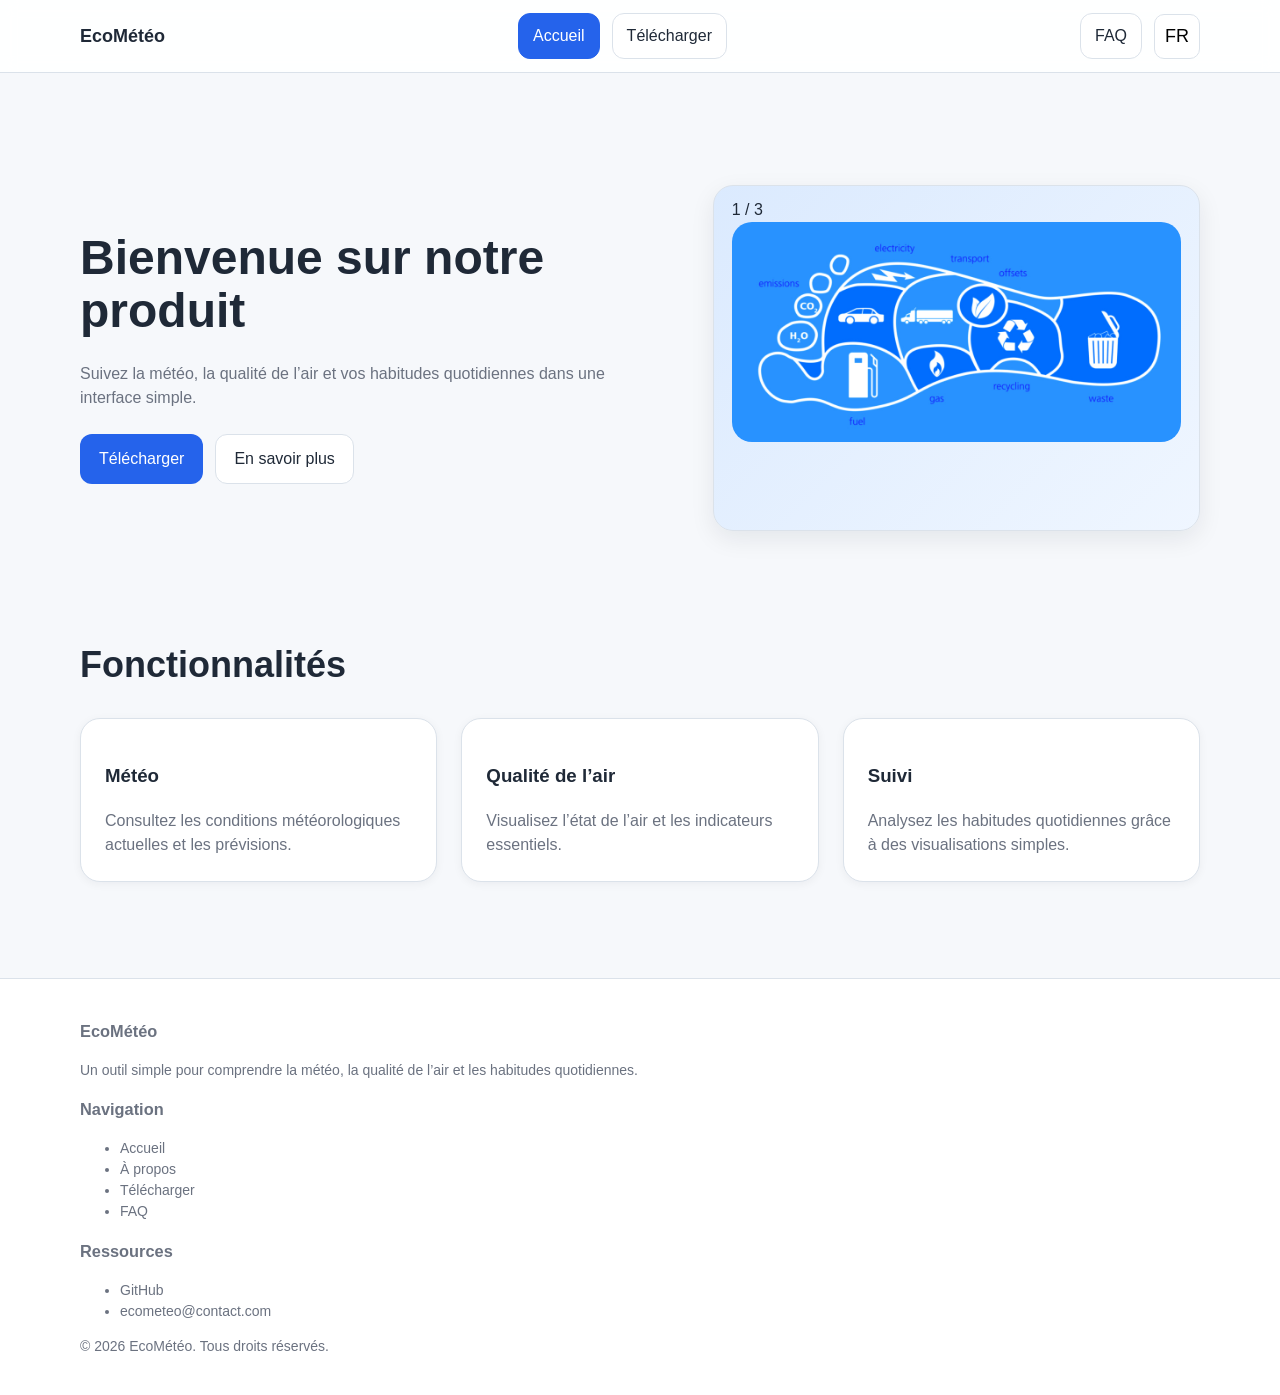
<file: index.html>
<!DOCTYPE html>
<html lang="fr">
<head>
  <meta charset="UTF-8" />
  <meta name="viewport" content="width=device-width, initial-scale=1.0" />
  <title data-i18n="index.title" ></title>
  <link rel="stylesheet" href="./styles/global.css" />
  <link rel="icon" href="assets/icons/favicon/icons8-co2-32.png" />
</head>
<body>
  <div class="site-shell">
    <header class="site-header">
      <div class="container site-header__inner">
        <div class="site-logo">EcoMétéo</div>

        <nav class="site-nav">
          <button class="nav-button is-active" data-page="home" data-i18n="nav.home"></button>
          <button class="nav-button" data-page="download" data-i18n="nav.download"></button>
        </nav>

        <div class="site-nav">
        <button class="nav-button" data-page="faq" data-i18n="nav.faq"></button>
            <div class="lang-menu">
                <button class="lang-toggle" id="langToggle">
                    <span id="currentLang">FR</span>                    
                </button>

                <div class="lang-dropdown" id="langDropdown">
                    <button class="lang-item is-active" data-lang="fr">
                    <img src="assets/icons/flags/fr.png" alt="FR" />
                    Français
                    </button>

                    <button class="lang-item" data-lang="en">
                    <img src="assets/icons/flags/en.png" alt="EN" />
                    English
                    </button>

                    <button class="lang-item" data-lang="ru">
                    <img src="assets/icons/flags/ru.png" alt="RU" />
                    Русский
                    </button>

                    <button class="lang-item" data-lang="de">
                    <img src="assets/icons/flags/de.png" alt="DE" />
                    Deutch
                    </button>

                    <button class="lang-item" data-lang="ch">
                    <img src="assets/icons/flags/ch.png" alt="CH" />
                    中国人
                    </button>
                </div>
            </div>
        </div>
      </div>
    </header>

    <main id="page-content" class="site-main container"></main>

  <footer class="site-footer">
  <div class="container site-footer__inner">

    <div class="footer-grid">

      <div class="footer-column">
        <h3 class="footer-title">EcoMétéo</h3>
        <p class="footer-text" data-i18n="footer.description">
        </p>
      </div>

      <div class="footer-column">
        <h3 class="footer-title" data-i18n="footer.navigation"></h3>
        <ul class="footer-list">
          <li><a href="#" data-page="home" data-i18n="footer.home"></a></li>
          <li><a href="#" data-page="about" data-i18n="footer.about"></a></li>
          <li><a href="#" data-page="download" data-i18n="footer.download"></a></li>
          <li><a href="#" data-page="faq" data-i18n="footer.faq"></a></li>
        </ul>
      </div>

      <div class="footer-column">
        <h3 class="footer-title" data-i18n="footer.resources"></h3>
        <ul class="footer-list">
          <li><a href="https://github.com/" target="_blank">GitHub</a></li>
          <li><a href="mailto:ecometeo@contact.com">ecometeo@contact.com</a></li>
        </ul>
      </div>

    </div>

    <div class="footer-bottom">
      <p>© 2026 EcoMétéo. <span data-i18n="footer.bottom"></span></p>
    </div>

  </div>
</footer>

  <script type="module" src="./scripts/main.js"></script>
  <script type="module" src="./scripts/i18n.js"></script>
</body>
</html>
</file>
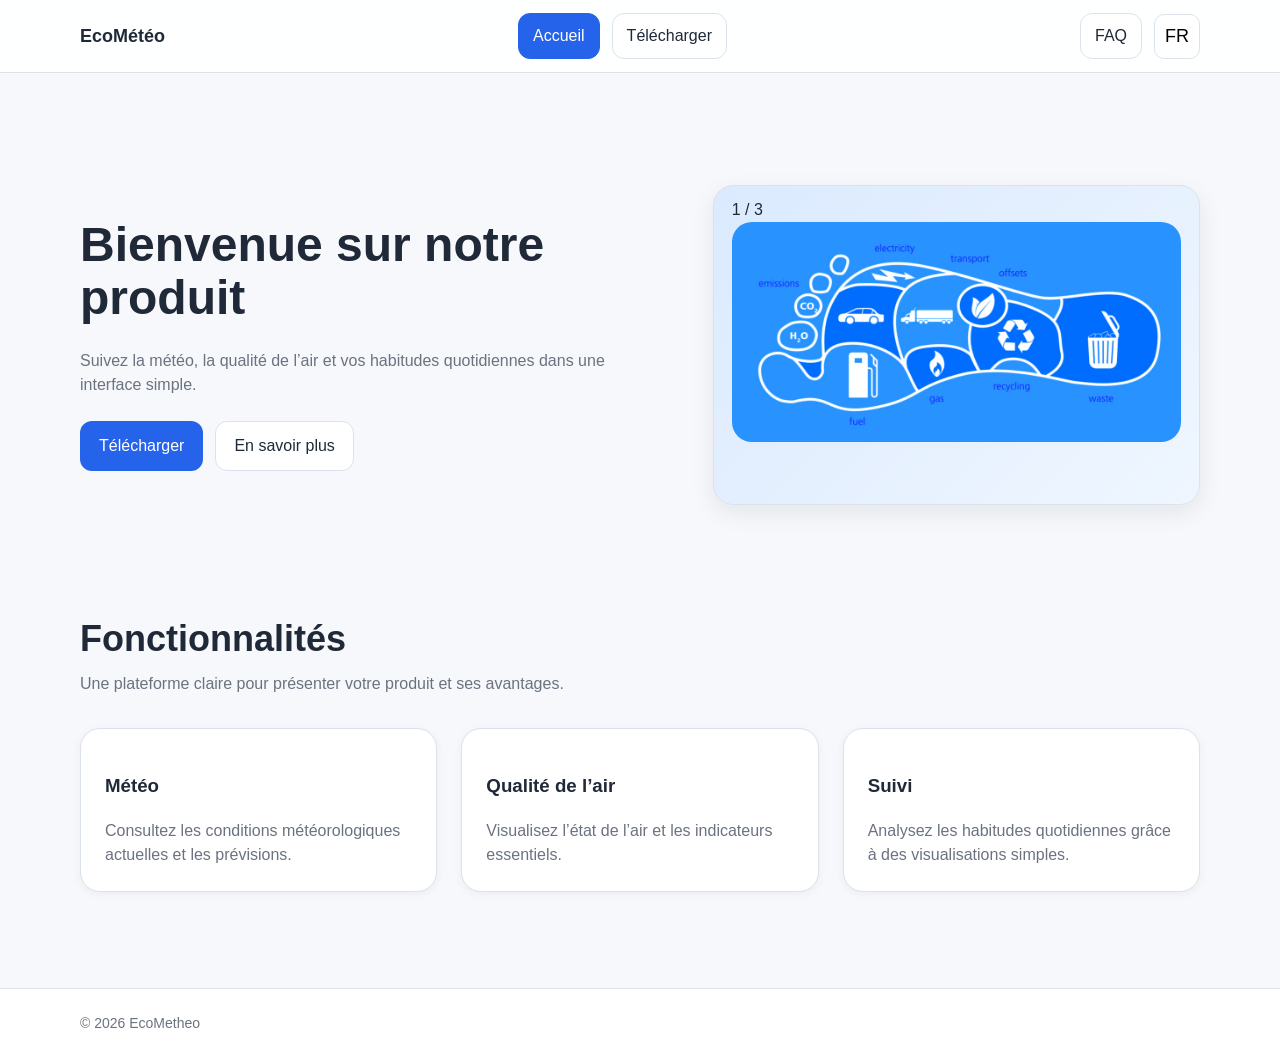
<file: src/index.html>
<!DOCTYPE html>
<html lang="fr">
<head>
  <meta charset="UTF-8" />
  <meta name="viewport" content="width=device-width, initial-scale=1.0" />
  <title data-i18n="index.title" ></title>
  <link rel="stylesheet" href="./styles/global.css" />
  <link rel="icon" href="assets/icons/favicon/icons8-co2-32.png" />
</head>
<body>
  <div class="site-shell">
    <header class="site-header">
      <div class="container site-header__inner">
        <div class="site-logo">EcoMétéo</div>

        <nav class="site-nav">
          <button class="nav-button is-active" data-page="home" data-i18n="nav.home"></button>
          <button class="nav-button" data-page="download" data-i18n="nav.download"></button>
        </nav>

        <div class="site-nav">
        <button class="nav-button" data-page="faq" data-i18n="nav.faq"></button>
            <div class="lang-menu">
                <button class="lang-toggle" id="langToggle">
                    <span id="currentLang">FR</span>                    
                </button>

                <div class="lang-dropdown" id="langDropdown">
                    <button class="lang-item is-active" data-lang="fr">
                    <img src="assets/icons/flags/fr.png" alt="FR" />
                    Français
                    </button>

                    <button class="lang-item" data-lang="en">
                    <img src="assets/icons/flags/en.png" alt="EN" />
                    English
                    </button>

                    <button class="lang-item" data-lang="ru">
                    <img src="assets/icons/flags/ru.png" alt="RU" />
                    Русский
                    </button>

                    <button class="lang-item" data-lang="de">
                    <img src="assets/icons/flags/de.png" alt="DE" />
                    Deutch
                    </button>
                </div>
            </div>
        </div>
      </div>
    </header>

    <main id="page-content" class="site-main container"></main>

    <footer class="site-footer">
      <div class="container site-footer__inner">
        © 2026 EcoMetheo
      </div>
    </footer>
  </div>

  <script type="module" src="./scripts/main.js"></script>
  <script type="module" src="./scripts/i18n.js"></script>
</body>
</html>
</file>
<file: styles/global.css>
:root {
  /* Colors */
  --color-bg: #f6f8fb;
  --color-surface: #ffffff;
  --color-surface-muted: #eef2f7;
  --color-text: #1f2937;
  --color-text-muted: #6b7280;
  --color-border: #dbe2ea;
  --color-primary: #2563eb;
  --color-primary-hover: #1d4ed8;
  --color-primary-text: #ffffff;

  /* Layout */
  --container-width: 1120px;
  --radius-sm: 8px;
  --radius-md: 12px;
  --radius-lg: 20px;

  /* Spacing */
  --space-xxs: 4px;
  --space-xs: 8px;
  --space-sm: 12px;
  --space-md: 16px;
  --space-lg: 24px;
  --space-xl: 32px;
  --space-2xl: 48px;
  --space-3xl: 64px;

  /* Typography */
  --font-family: Arial, sans-serif;
  --font-size-sm: 14px;
  --font-size-base: 16px;
  --font-size-lg: 18px;
  --font-size-xl: 24px;
  --font-size-2xl: 36px;
  --font-size-3xl: 48px;
  --line-height: 1.5;

  /* Effects */
  --shadow-sm: 0 2px 10px rgba(15, 23, 42, 0.05);
  --shadow-md: 0 8px 24px rgba(15, 23, 42, 0.08);
}

/* Reset
*,
*::before,
*::after {
  box-sizing: border-box;
} */

html {
  font-size: 16px;
}

body {
  margin: 0;
  font-family: var(--font-family);
  font-size: var(--font-size-base);
  line-height: var(--line-height);
  background: var(--color-bg);
  color: var(--color-text);
}

img {
  max-width: 100%;
  display: block;
}

button,
input,
textarea,
select {
  font: inherit;
}

a {
  color: inherit;
  text-decoration: none;
}

/* Global layout */
.site-shell {
  min-height: 100vh;
  display: flex;
  flex-direction: column;
}

.container {
  width: min(100% - 32px, var(--container-width));
  margin-inline: auto;
}

/* Header */
.site-header {
  position: sticky;
  top: 0;
  z-index: 100;
  background: rgba(255, 255, 255, 0.9);
  backdrop-filter: blur(8px);
  border-bottom: 1px solid var(--color-border);
}

.site-header__inner {
  display: flex;
  align-items: center;
  justify-content: space-between;
  gap: var(--space-lg);
  min-height: 72px;
}

.site-logo {
  font-weight: 700;
  font-size: var(--font-size-lg);
}

.site-nav {
  display: flex;
  align-items: center;
  gap: var(--space-sm);
  flex-wrap: wrap;
}

.nav-button,
.lang-button {
  border: 1px solid var(--color-border);
  background: var(--color-surface);
  color: var(--color-text);
  padding: 10px 14px;
  border-radius: var(--radius-md);
  cursor: pointer;
  transition: 0.2s ease;
}

.nav-button:hover,
.lang-button:hover {
  background: var(--color-surface-muted);
}

.nav-button.is-active,
.lang-button.is-active {
  background: var(--color-primary);
  color: var(--color-primary-text);
  border-color: var(--color-primary);

}
.nav-button.is-active:hover {
  background: var(--color-primary-hover);
}
.lang-menu {
  position: relative;
}

.lang-toggle {
  border: 1px solid var(--color-border);
  background: var(--color-surface);
  border-radius: 10px;
  padding: 8px 10px;
  cursor: pointer;
  font-size: 18px;
  transition: background 0.2s ease, border-color 0.2s ease, transform 0.2s ease;
}

.lang-toggle:hover {
  background: var(--color-surface-muted);
}

.lang-toggle:active {
  transform: scale(0.97);
}

.lang-dropdown {
  position: absolute;
  top: calc(100% + 10px);
  right: 0;
  min-width: 140px;
  display: flex;
  flex-direction: column;
  gap: 4px;

  padding: 8px;
  background: white;
  border: 1px solid var(--color-border);
  border-radius: 12px;
  box-shadow: var(--shadow-md);
  z-index: 1000;

  opacity: 0;
  transform: translateY(-8px) scale(0.98);
  visibility: hidden;
  pointer-events: none;

  transition:
    opacity 0.22s ease,
    transform 0.22s ease,
    visibility 0.22s ease;
}

.lang-dropdown.open {
  opacity: 1;
  transform: translateY(0) scale(1);
  visibility: visible;
  pointer-events: auto;
}

.lang-item {
  display: flex;
  align-items: center;
  gap: 8px;

  width: 100%;
  padding: 8px 10px;
  border: none;
  border-radius: 8px;
  background: none;
  cursor: pointer;
  text-align: left;

  transition: background 0.18s ease, color 0.18s ease, transform 0.18s ease;
}

.lang-item img {
  width: 18px;
  height: 18px;
  object-fit: cover;
  border-radius: 50%;
  flex-shrink: 0;
}

.lang-item:hover {
  background: var(--color-surface-muted);
}

.lang-item:active {
  transform: scale(0.98);
}

.lang-item.is-active {
  background: var(--color-primary);
  color: white;
}

/* Main */
.site-main {
  flex: 1;
  padding-block: var(--space-2xl);
}

/* Footer */
.site-footer {
  border-top: 1px solid var(--color-border);
  background: var(--color-surface);
}

.site-footer__inner {
  padding-block: var(--space-lg);
  color: var(--color-text-muted);
  font-size: var(--font-size-sm);
}

/* Generic sections */
.section {
  padding-block: var(--space-2xl);
}

.section__header {
  margin-bottom: var(--space-xl);
}

.section__title {
  margin: 0 0 var(--space-sm);
  font-size: var(--font-size-2xl);
  line-height: 1.2;
}

.section__text {
  margin: 0;
  color: var(--color-text-muted);
  max-width: 720px;
}

/* Hero */
.hero {
  padding-block: var(--space-3xl);
}

.hero__inner {
  display: grid;
  grid-template-columns: 1.2fr 1fr;
  gap: var(--space-2xl);
  align-items: center;
}

.hero__title {
  margin: 0 0 var(--space-md);
  font-size: clamp(2rem, 5vw, var(--font-size-3xl));
  line-height: 1.1;
}

.hero__text {
  margin: 0 0 var(--space-lg);
  color: var(--color-text-muted);
  max-width: 620px;
}

.hero__actions {
  display: flex;
  flex-wrap: wrap;
  gap: var(--space-sm);
}

.hero__visual {
  padding: 12px 18px;
  background: linear-gradient(135deg, #dbeafe, #eff6ff);
  border: 1px solid var(--color-border);
  border-radius: var(--radius-lg);
  min-height: 320px;
  box-shadow: var(--shadow-md);
}
.hero__carousel {
  display: none;
}

.hero__carousel img {
  width: 100%;
  height: 220px;
  border-radius: var(--radius-lg);
}

/* Buttons */
.btn {
  display: inline-flex;
  align-items: center;
  justify-content: center;
  gap: var(--space-xs);
  border: 1px solid transparent;
  border-radius: var(--radius-md);
  padding: 12px 18px;
  cursor: pointer;
  transition: 0.2s ease;
}

.btn--primary {
  background: var(--color-primary);
  color: var(--color-primary-text);
}

.btn--primary:hover {
  background: var(--color-primary-hover);
}

.btn--secondary {
  background: var(--color-surface);
  color: var(--color-text);
  border-color: var(--color-border);
}

.btn--secondary:hover {
  background: var(--color-surface-muted);
}

/* Cards */
.card-grid {
  display: grid;
  grid-template-columns: repeat(3, minmax(0, 1fr));
  gap: var(--space-lg);
}

.card {
  background: var(--color-surface);
  border: 1px solid var(--color-border);
  border-radius: var(--radius-lg);
  padding: var(--space-lg);
  box-shadow: var(--shadow-sm);
}

.card__title {
  margin: 0 0 var(--space-sm);
  font-size: var(--font-size-lg);
}

.card__text {
  margin: 0;
  color: var(--color-text-muted);
}

/* List block */
.feature-list {
  margin: 0;
  padding-left: 20px;
  color: var(--color-text-muted);
}

.feature-list li + li {
  margin-top: var(--space-xs);
}

/* Download page */
.download-box {
  background: var(--color-surface);
  border: 1px solid var(--color-border);
  border-radius: var(--radius-lg);
  padding: var(--space-xl);
  box-shadow: var(--shadow-md);
}

.download-meta {
  display: grid;
  grid-template-columns: repeat(2, minmax(0, 1fr));
  gap: var(--space-lg);
  margin-top: var(--space-xl);
}

.meta-card {
  background: var(--color-surface-muted);
  border: 1px solid var(--color-border);
  border-radius: var(--radius-md);
  padding: var(--space-lg);
}


.stack-sm > * + * {
  margin-top: var(--space-sm);
}

.stack-md > * + * {
  margin-top: var(--space-md);
}

.stack-lg > * + * {
  margin-top: var(--space-lg);
}

@media (max-width: 900px) {
  .hero__inner,
  .card-grid,
  .download-meta {
    grid-template-columns: 1fr;
  }

  .site-header__inner {
    flex-direction: column;
    align-items: flex-start;
    padding-block: var(--space-md);
  }
}

@media (max-width: 640px) {
  .container {
    width: min(100% - 24px, var(--container-width));
  }

  .site-main {
    padding-block: var(--space-xl);
  }

  .hero {
    padding-block: var(--space-2xl);
  }

  .section {
    padding-block: var(--space-xl);
  }
}
</file>
<file: src/styles/global.css>
:root {
  /* Colors */
  --color-bg: #f6f8fb;
  --color-surface: #ffffff;
  --color-surface-muted: #eef2f7;
  --color-text: #1f2937;
  --color-text-muted: #6b7280;
  --color-border: #dbe2ea;
  --color-primary: #2563eb;
  --color-primary-hover: #1d4ed8;
  --color-primary-text: #ffffff;

  /* Layout */
  --container-width: 1120px;
  --radius-sm: 8px;
  --radius-md: 12px;
  --radius-lg: 20px;

  /* Spacing */
  --space-xxs: 4px;
  --space-xs: 8px;
  --space-sm: 12px;
  --space-md: 16px;
  --space-lg: 24px;
  --space-xl: 32px;
  --space-2xl: 48px;
  --space-3xl: 64px;

  /* Typography */
  --font-family: Arial, sans-serif;
  --font-size-sm: 14px;
  --font-size-base: 16px;
  --font-size-lg: 18px;
  --font-size-xl: 24px;
  --font-size-2xl: 36px;
  --font-size-3xl: 48px;
  --line-height: 1.5;

  /* Effects */
  --shadow-sm: 0 2px 10px rgba(15, 23, 42, 0.05);
  --shadow-md: 0 8px 24px rgba(15, 23, 42, 0.08);
}

/* Reset */
*,
*::before,
*::after {
  box-sizing: border-box;
}

html {
  font-size: 16px;
}

body {
  margin: 0;
  font-family: var(--font-family);
  font-size: var(--font-size-base);
  line-height: var(--line-height);
  background: var(--color-bg);
  color: var(--color-text);
}

img {
  max-width: 100%;
  display: block;
}

button,
input,
textarea,
select {
  font: inherit;
}

a {
  color: inherit;
  text-decoration: none;
}

/* Global layout */
.site-shell {
  min-height: 100vh;
  display: flex;
  flex-direction: column;
}

.container {
  width: min(100% - 32px, var(--container-width));
  margin-inline: auto;
}

/* Header */
.site-header {
  position: sticky;
  top: 0;
  z-index: 100;
  background: rgba(255, 255, 255, 0.9);
  backdrop-filter: blur(8px);
  border-bottom: 1px solid var(--color-border);
}

.site-header__inner {
  display: flex;
  align-items: center;
  justify-content: space-between;
  gap: var(--space-lg);
  min-height: 72px;
}

.site-logo {
  font-weight: 700;
  font-size: var(--font-size-lg);
}

.site-nav {
  display: flex;
  align-items: center;
  gap: var(--space-sm);
  flex-wrap: wrap;
}

.nav-button,
.lang-button {
  border: 1px solid var(--color-border);
  background: var(--color-surface);
  color: var(--color-text);
  padding: 10px 14px;
  border-radius: var(--radius-md);
  cursor: pointer;
  transition: 0.2s ease;
}

.nav-button:hover,
.lang-button:hover {
  background: var(--color-surface-muted);
}

.nav-button.is-active,
.lang-button.is-active {
  background: var(--color-primary);
  color: var(--color-primary-text);
  border-color: var(--color-primary);

}
.nav-button.is-active:hover {
  background: var(--color-primary-hover);
}
.lang-menu {
  position: relative;
}

.lang-toggle {
  border: 1px solid var(--color-border);
  background: var(--color-surface);
  border-radius: 10px;
  padding: 8px 10px;
  cursor: pointer;
  font-size: 18px;
  transition: background 0.2s ease, border-color 0.2s ease, transform 0.2s ease;
}

.lang-toggle:hover {
  background: var(--color-surface-muted);
}

.lang-toggle:active {
  transform: scale(0.97);
}

.lang-dropdown {
  position: absolute;
  top: calc(100% + 10px);
  right: 0;
  min-width: 140px;
  display: flex;
  flex-direction: column;
  gap: 4px;

  padding: 8px;
  background: white;
  border: 1px solid var(--color-border);
  border-radius: 12px;
  box-shadow: var(--shadow-md);
  z-index: 1000;

  opacity: 0;
  transform: translateY(-8px) scale(0.98);
  visibility: hidden;
  pointer-events: none;

  transition:
    opacity 0.22s ease,
    transform 0.22s ease,
    visibility 0.22s ease;
}

.lang-dropdown.open {
  opacity: 1;
  transform: translateY(0) scale(1);
  visibility: visible;
  pointer-events: auto;
}

.lang-item {
  display: flex;
  align-items: center;
  gap: 8px;

  width: 100%;
  padding: 8px 10px;
  border: none;
  border-radius: 8px;
  background: none;
  cursor: pointer;
  text-align: left;

  transition: background 0.18s ease, color 0.18s ease, transform 0.18s ease;
}

.lang-item img {
  width: 18px;
  height: 18px;
  object-fit: cover;
  border-radius: 50%;
  flex-shrink: 0;
}

.lang-item:hover {
  background: var(--color-surface-muted);
}

.lang-item:active {
  transform: scale(0.98);
}

.lang-item.is-active {
  background: var(--color-primary);
  color: white;
}

/* Main */
.site-main {
  flex: 1;
  padding-block: var(--space-2xl);
}

/* Footer */
.site-footer {
  border-top: 1px solid var(--color-border);
  background: var(--color-surface);
}

.site-footer__inner {
  padding-block: var(--space-lg);
  color: var(--color-text-muted);
  font-size: var(--font-size-sm);
}

/* Generic sections */
.section {
  padding-block: var(--space-2xl);
}

.section__header {
  margin-bottom: var(--space-xl);
}

.section__title {
  margin: 0 0 var(--space-sm);
  font-size: var(--font-size-2xl);
  line-height: 1.2;
}

.section__text {
  margin: 0;
  color: var(--color-text-muted);
  max-width: 720px;
}

/* Hero */
.hero {
  padding-block: var(--space-3xl);
}

.hero__inner {
  display: grid;
  grid-template-columns: 1.2fr 1fr;
  gap: var(--space-2xl);
  align-items: center;
}

.hero__title {
  margin: 0 0 var(--space-md);
  font-size: clamp(2rem, 5vw, var(--font-size-3xl));
  line-height: 1.1;
}

.hero__text {
  margin: 0 0 var(--space-lg);
  color: var(--color-text-muted);
  max-width: 620px;
}

.hero__actions {
  display: flex;
  flex-wrap: wrap;
  gap: var(--space-sm);
}

.hero__visual {
  padding: 12px 18px;
  background: linear-gradient(135deg, #dbeafe, #eff6ff);
  border: 1px solid var(--color-border);
  border-radius: var(--radius-lg);
  min-height: 320px;
  box-shadow: var(--shadow-md);
}
.hero__carousel {
  display: none;
}

.hero__carousel img {
  width: 100%;
  height: 220px;
  border-radius: var(--radius-lg);
}

/* Buttons */
.btn {
  display: inline-flex;
  align-items: center;
  justify-content: center;
  gap: var(--space-xs);
  border: 1px solid transparent;
  border-radius: var(--radius-md);
  padding: 12px 18px;
  cursor: pointer;
  transition: 0.2s ease;
}

.btn--primary {
  background: var(--color-primary);
  color: var(--color-primary-text);
}

.btn--primary:hover {
  background: var(--color-primary-hover);
}

.btn--secondary {
  background: var(--color-surface);
  color: var(--color-text);
  border-color: var(--color-border);
}

.btn--secondary:hover {
  background: var(--color-surface-muted);
}

/* Cards */
.card-grid {
  display: grid;
  grid-template-columns: repeat(3, minmax(0, 1fr));
  gap: var(--space-lg);
}

.card {
  background: var(--color-surface);
  border: 1px solid var(--color-border);
  border-radius: var(--radius-lg);
  padding: var(--space-lg);
  box-shadow: var(--shadow-sm);
}

.card__title {
  margin: 0 0 var(--space-sm);
  font-size: var(--font-size-lg);
}

.card__text {
  margin: 0;
  color: var(--color-text-muted);
}

/* List block */
.feature-list {
  margin: 0;
  padding-left: 20px;
  color: var(--color-text-muted);
}

.feature-list li + li {
  margin-top: var(--space-xs);
}

/* Download page */
.download-box {
  background: var(--color-surface);
  border: 1px solid var(--color-border);
  border-radius: var(--radius-lg);
  padding: var(--space-xl);
  box-shadow: var(--shadow-md);
}

.download-meta {
  display: grid;
  grid-template-columns: repeat(2, minmax(0, 1fr));
  gap: var(--space-lg);
  margin-top: var(--space-xl);
}

.meta-card {
  background: var(--color-surface-muted);
  border: 1px solid var(--color-border);
  border-radius: var(--radius-md);
  padding: var(--space-lg);
}

/* Utility */
.stack-sm > * + * {
  margin-top: var(--space-sm);
}

.stack-md > * + * {
  margin-top: var(--space-md);
}

.stack-lg > * + * {
  margin-top: var(--space-lg);
}

/* Responsive */
@media (max-width: 900px) {
  .hero__inner,
  .card-grid,
  .download-meta {
    grid-template-columns: 1fr;
  }

  .site-header__inner {
    flex-direction: column;
    align-items: flex-start;
    padding-block: var(--space-md);
  }
}

@media (max-width: 640px) {
  .container {
    width: min(100% - 24px, var(--container-width));
  }

  .site-main {
    padding-block: var(--space-xl);
  }

  .hero {
    padding-block: var(--space-2xl);
  }

  .section {
    padding-block: var(--space-xl);
  }
}
</file>
